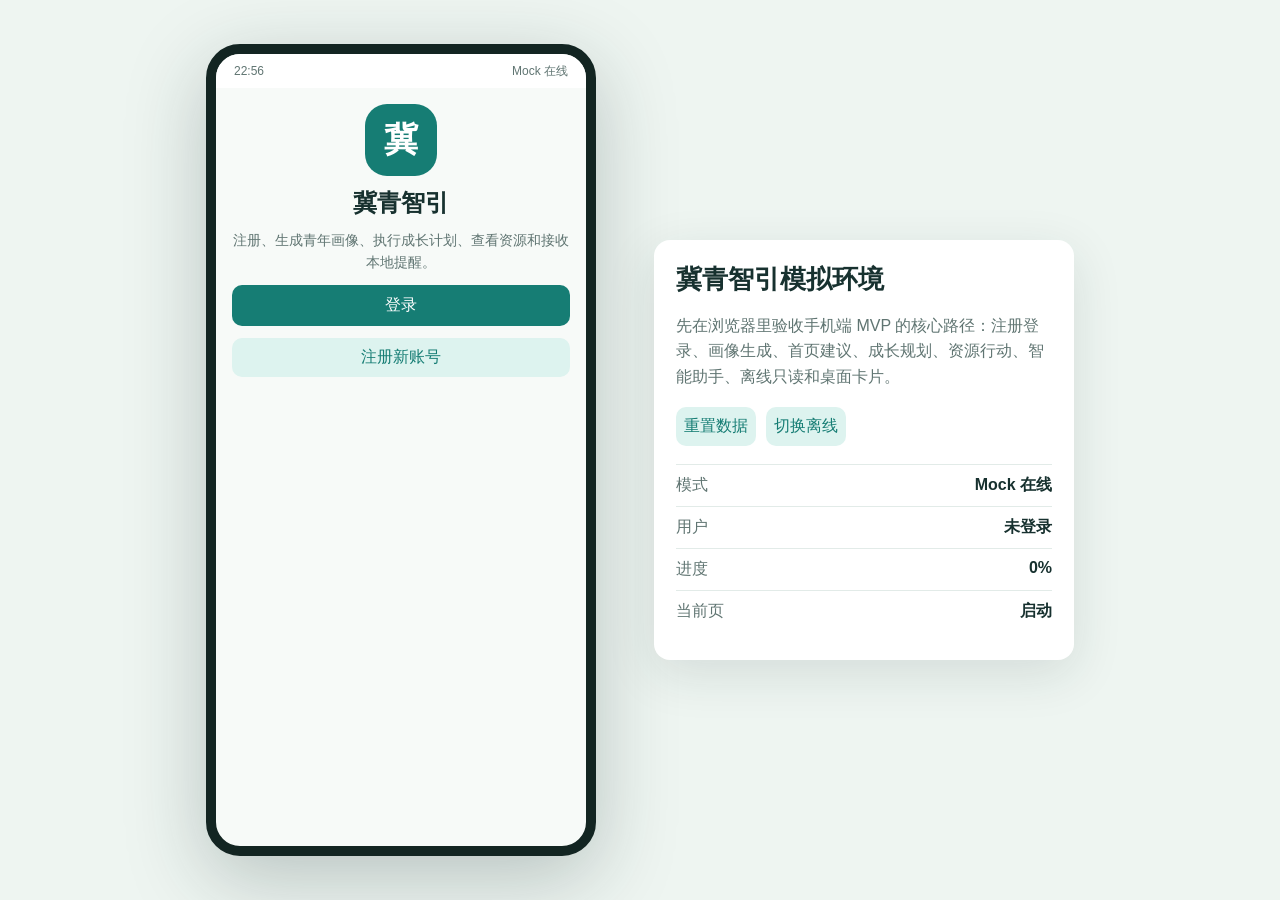
<file: upload/jiqing-zhiyin-frontend-source-20260725/simulator/index.html>
<!doctype html>
<html lang="zh-CN">
  <head>
    <meta charset="utf-8">
    <meta name="viewport" content="width=device-width, initial-scale=1">
    <title>冀青智引模拟环境</title>
    <link rel="stylesheet" href="./styles.css">
  </head>
  <body>
    <main class="stage">
      <section class="phone" aria-label="冀青智引手机模拟器">
        <header class="status-bar">
          <span id="clockText">22:56</span>
          <span id="statusText">Mock 在线</span>
        </header>

        <section class="screen">
          <div id="view"></div>
        </section>

        <nav class="tabbar" id="tabbar" aria-label="主导航">
          <button class="tab active" data-tab="home">首页</button>
          <button class="tab" data-tab="plan">规划</button>
          <button class="tab" data-tab="resource">资源</button>
          <button class="tab" data-tab="assistant">助手</button>
          <button class="tab" data-tab="mine">我的</button>
        </nav>
      </section>

      <aside class="panel">
        <h1>冀青智引模拟环境</h1>
        <p>先在浏览器里验收手机端 MVP 的核心路径：注册登录、画像生成、首页建议、成长规划、资源行动、智能助手、离线只读和桌面卡片。</p>
        <div class="panel-actions">
          <button id="resetBtn">重置数据</button>
          <button id="offlineBtn">切换离线</button>
        </div>
        <dl>
          <div><dt>模式</dt><dd id="modeText">Mock 在线</dd></div>
          <div><dt>用户</dt><dd id="userText">未登录</dd></div>
          <div><dt>进度</dt><dd id="progressText">0%</dd></div>
          <div><dt>当前页</dt><dd id="pageText">启动</dd></div>
        </dl>
      </aside>
    </main>
    <script src="./app.js"></script>
  </body>
</html>
</file>
<file: upload/jiqing-zhiyin-frontend-source-20260725/simulator/styles.css>
:root {
  --bg: #eef5f1;
  --app-bg: #f7faf8;
  --surface: #ffffff;
  --primary: #167d74;
  --primary-light: #ddf3ef;
  --accent: #f29b52;
  --text: #17312f;
  --muted: #607572;
  --divider: #e2ebe8;
  --danger: #c94b45;
}

* {
  box-sizing: border-box;
}

body {
  margin: 0;
  min-height: 100vh;
  font-family: "Microsoft YaHei", "PingFang SC", Arial, sans-serif;
  color: var(--text);
  background: var(--bg);
}

button,
input,
select {
  font: inherit;
}

.stage {
  min-height: 100vh;
  display: grid;
  grid-template-columns: minmax(320px, 420px) minmax(280px, 420px);
  gap: 28px;
  align-items: center;
  justify-content: center;
  padding: 28px;
}

.phone {
  width: min(390px, 94vw);
  height: min(812px, 92vh);
  background: var(--app-bg);
  border: 10px solid #132522;
  border-radius: 34px;
  overflow: hidden;
  box-shadow: 0 22px 80px rgba(23, 49, 47, 0.25);
  display: grid;
  grid-template-rows: 34px 1fr 66px;
}

.status-bar {
  display: flex;
  justify-content: space-between;
  align-items: center;
  padding: 0 18px;
  font-size: 12px;
  color: var(--muted);
  background: var(--surface);
}

.screen {
  overflow: auto;
  padding: 16px;
}

.tabbar {
  display: grid;
  grid-template-columns: repeat(5, 1fr);
  gap: 4px;
  padding: 8px;
  background: var(--surface);
  border-top: 1px solid var(--divider);
}

.hidden {
  display: none;
}

.tab,
.chip,
.secondary,
.panel-actions button {
  border: 0;
  border-radius: 10px;
  background: var(--primary-light);
  color: var(--primary);
  padding: 9px 8px;
  cursor: pointer;
}

.tab.active,
.primary,
.chip.active {
  background: var(--primary);
  color: white;
}

.page {
  display: grid;
  gap: 12px;
}

.center {
  min-height: 100%;
  align-content: center;
  text-align: center;
}

.brand-mark {
  width: 72px;
  height: 72px;
  border-radius: 22px;
  display: grid;
  place-items: center;
  margin: 0 auto;
  background: var(--primary);
  color: white;
  font-size: 34px;
  font-weight: 800;
}

.title {
  margin: 0;
  font-size: 24px;
  line-height: 1.25;
}

.subtitle {
  margin: 0;
  color: var(--muted);
  font-size: 14px;
  line-height: 1.55;
}

.card {
  background: var(--surface);
  border-radius: 12px;
  padding: 16px;
  display: grid;
  gap: 10px;
  border: 1px solid rgba(226, 235, 232, 0.8);
}

.card h3 {
  margin: 0;
  font-size: 17px;
}

.card p {
  margin: 0;
  color: var(--muted);
  font-size: 14px;
  line-height: 1.5;
}

.progress {
  height: 8px;
  background: var(--primary-light);
  border-radius: 999px;
  overflow: hidden;
}

.progress span {
  display: block;
  height: 100%;
  width: var(--value);
  background: var(--primary);
}

.row {
  display: flex;
  gap: 8px;
  align-items: center;
  justify-content: space-between;
}

.chips {
  display: flex;
  gap: 6px;
  flex-wrap: wrap;
}

.chip {
  font-size: 12px;
  padding: 7px 9px;
}

.primary,
.danger {
  border: 0;
  border-radius: 10px;
  padding: 10px 12px;
  cursor: pointer;
}

.wide {
  width: 100%;
}

.danger {
  background: var(--danger);
  color: white;
}

input,
select {
  width: 100%;
  border: 1px solid var(--divider);
  border-radius: 10px;
  padding: 11px 12px;
  background: white;
  color: var(--text);
}

.resource {
  cursor: pointer;
}

.tag {
  display: inline-flex;
  padding: 4px 8px;
  border-radius: 999px;
  background: var(--primary-light);
  color: var(--primary);
  font-size: 12px;
}

.notice {
  color: var(--accent);
  font-size: 13px;
}

.offline {
  background: #fff7ed;
  border-color: #fbd2aa;
}

.toast {
  background: #edf9f5;
  border-color: #bde7dc;
}

.form-card {
  background: #17312f;
  color: white;
  border-radius: 18px;
  padding: 16px;
  display: grid;
  gap: 10px;
}

.form-card span {
  font-size: 14px;
  line-height: 1.45;
}

.form-card small {
  color: #ddf3ef;
}

.panel {
  background: var(--surface);
  border-radius: 16px;
  padding: 22px;
  max-width: 420px;
  box-shadow: 0 14px 50px rgba(23, 49, 47, 0.12);
}

.panel h1 {
  margin: 0 0 10px;
  font-size: 26px;
}

.panel p {
  color: var(--muted);
  line-height: 1.6;
}

.panel-actions {
  display: flex;
  gap: 10px;
  margin: 18px 0;
}

dl {
  display: grid;
  gap: 10px;
}

dl div {
  display: flex;
  justify-content: space-between;
  border-top: 1px solid var(--divider);
  padding-top: 10px;
}

dt {
  color: var(--muted);
}

dd {
  margin: 0;
  font-weight: 700;
}

@media (max-width: 860px) {
  .stage {
    grid-template-columns: 1fr;
  }

  .panel {
    width: min(390px, 94vw);
    margin: 0 auto;
  }
}
</file>
